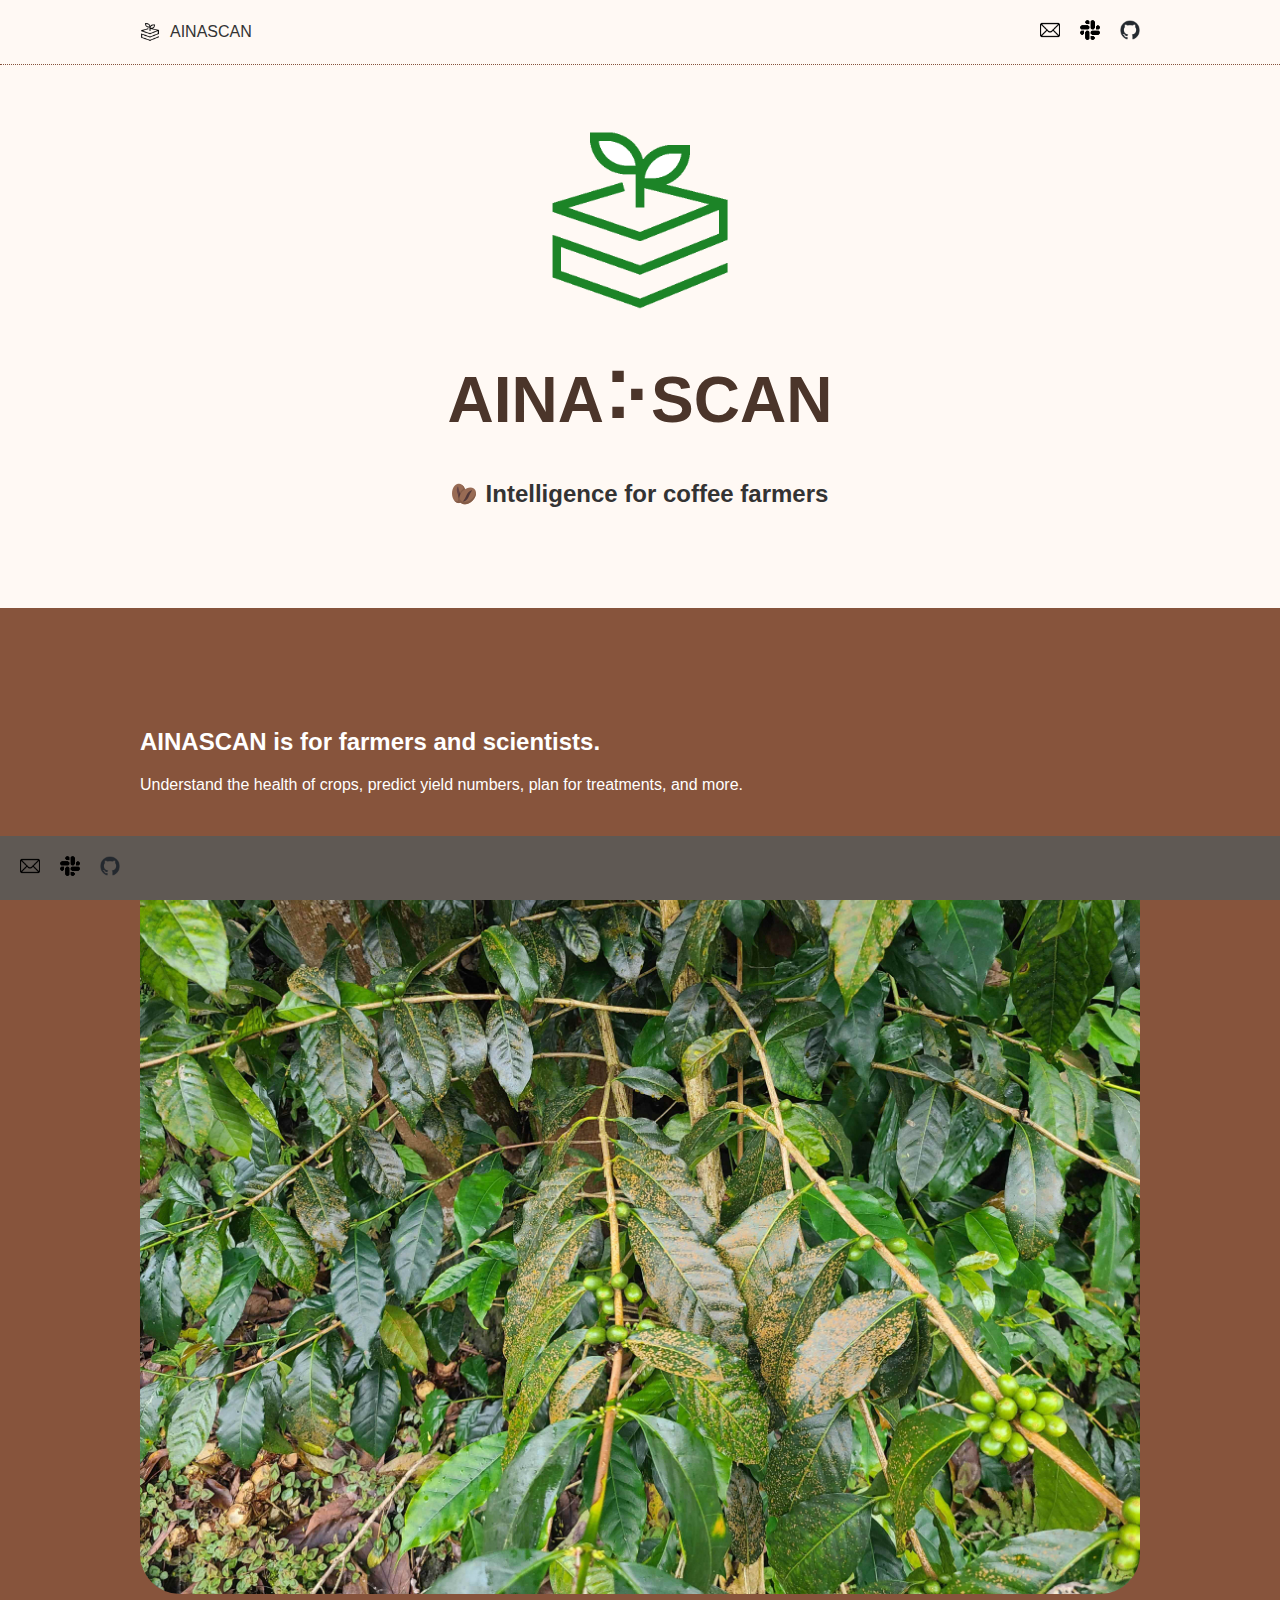
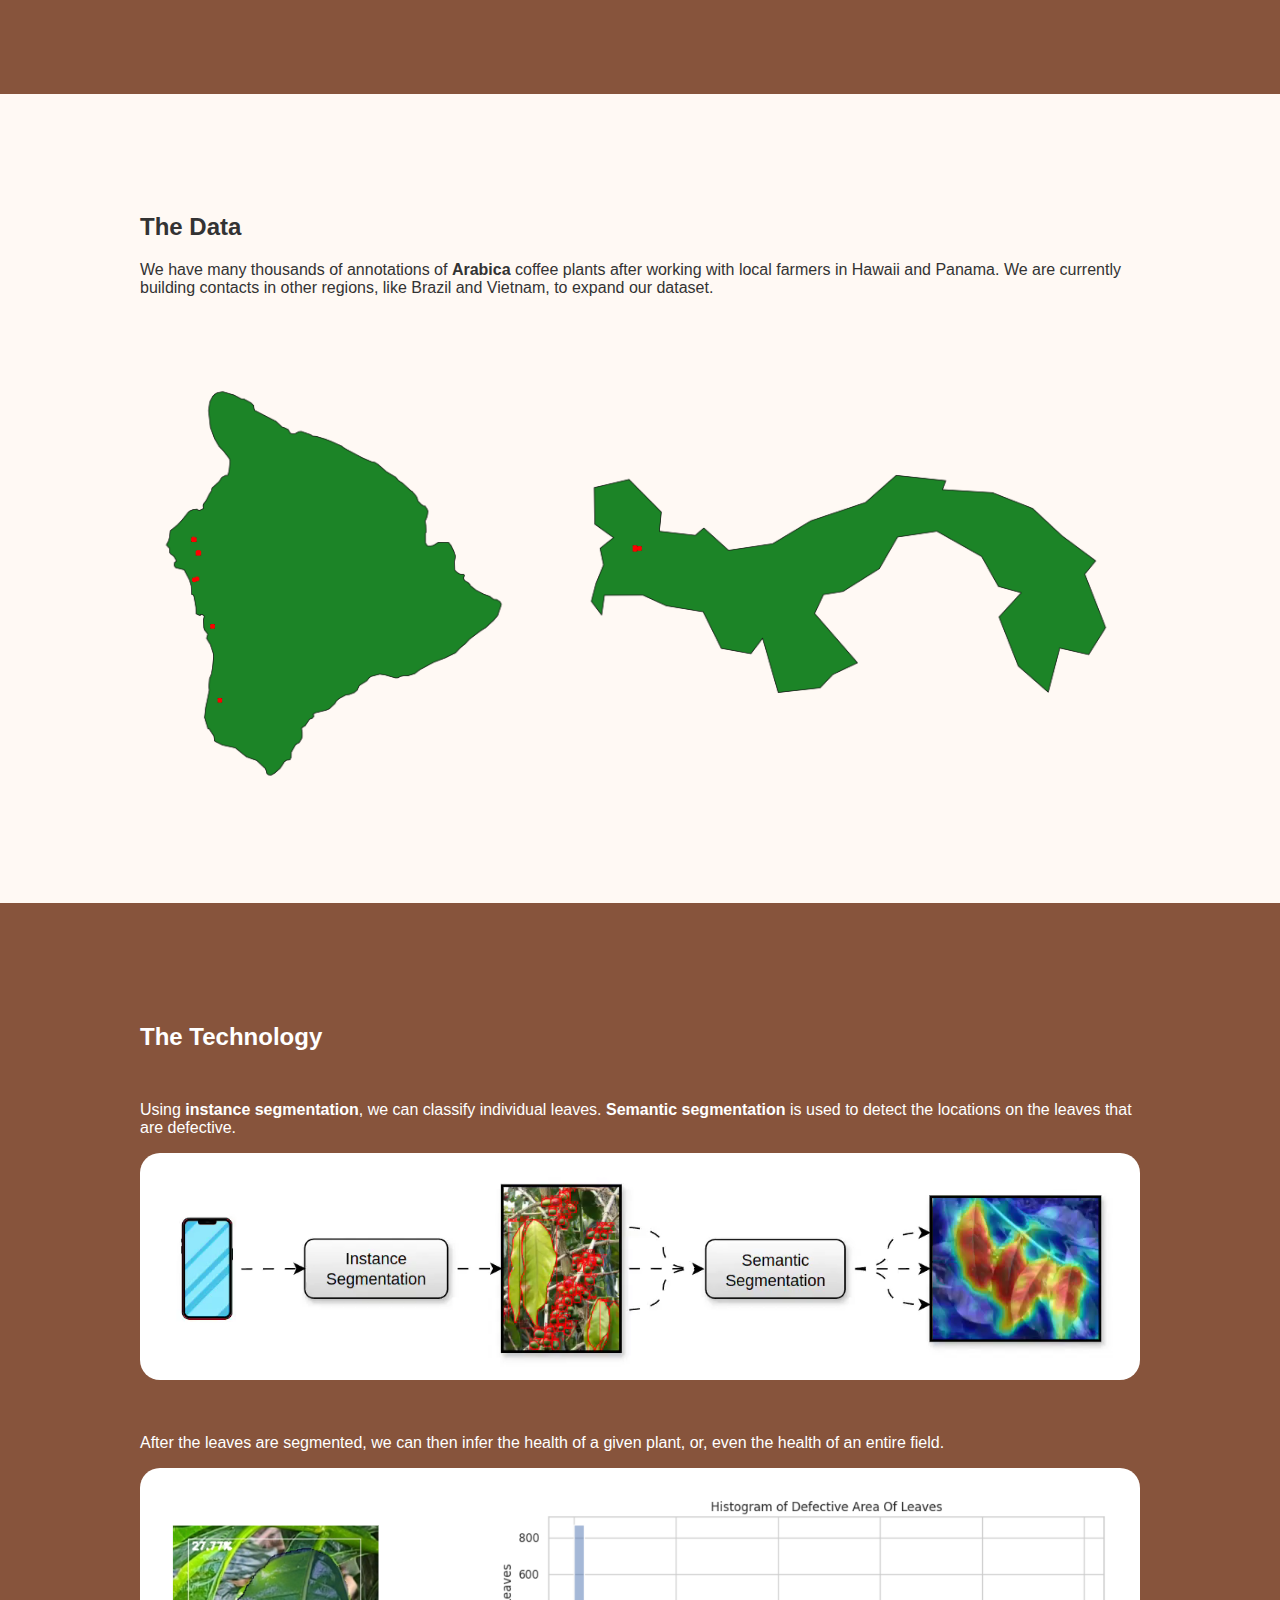
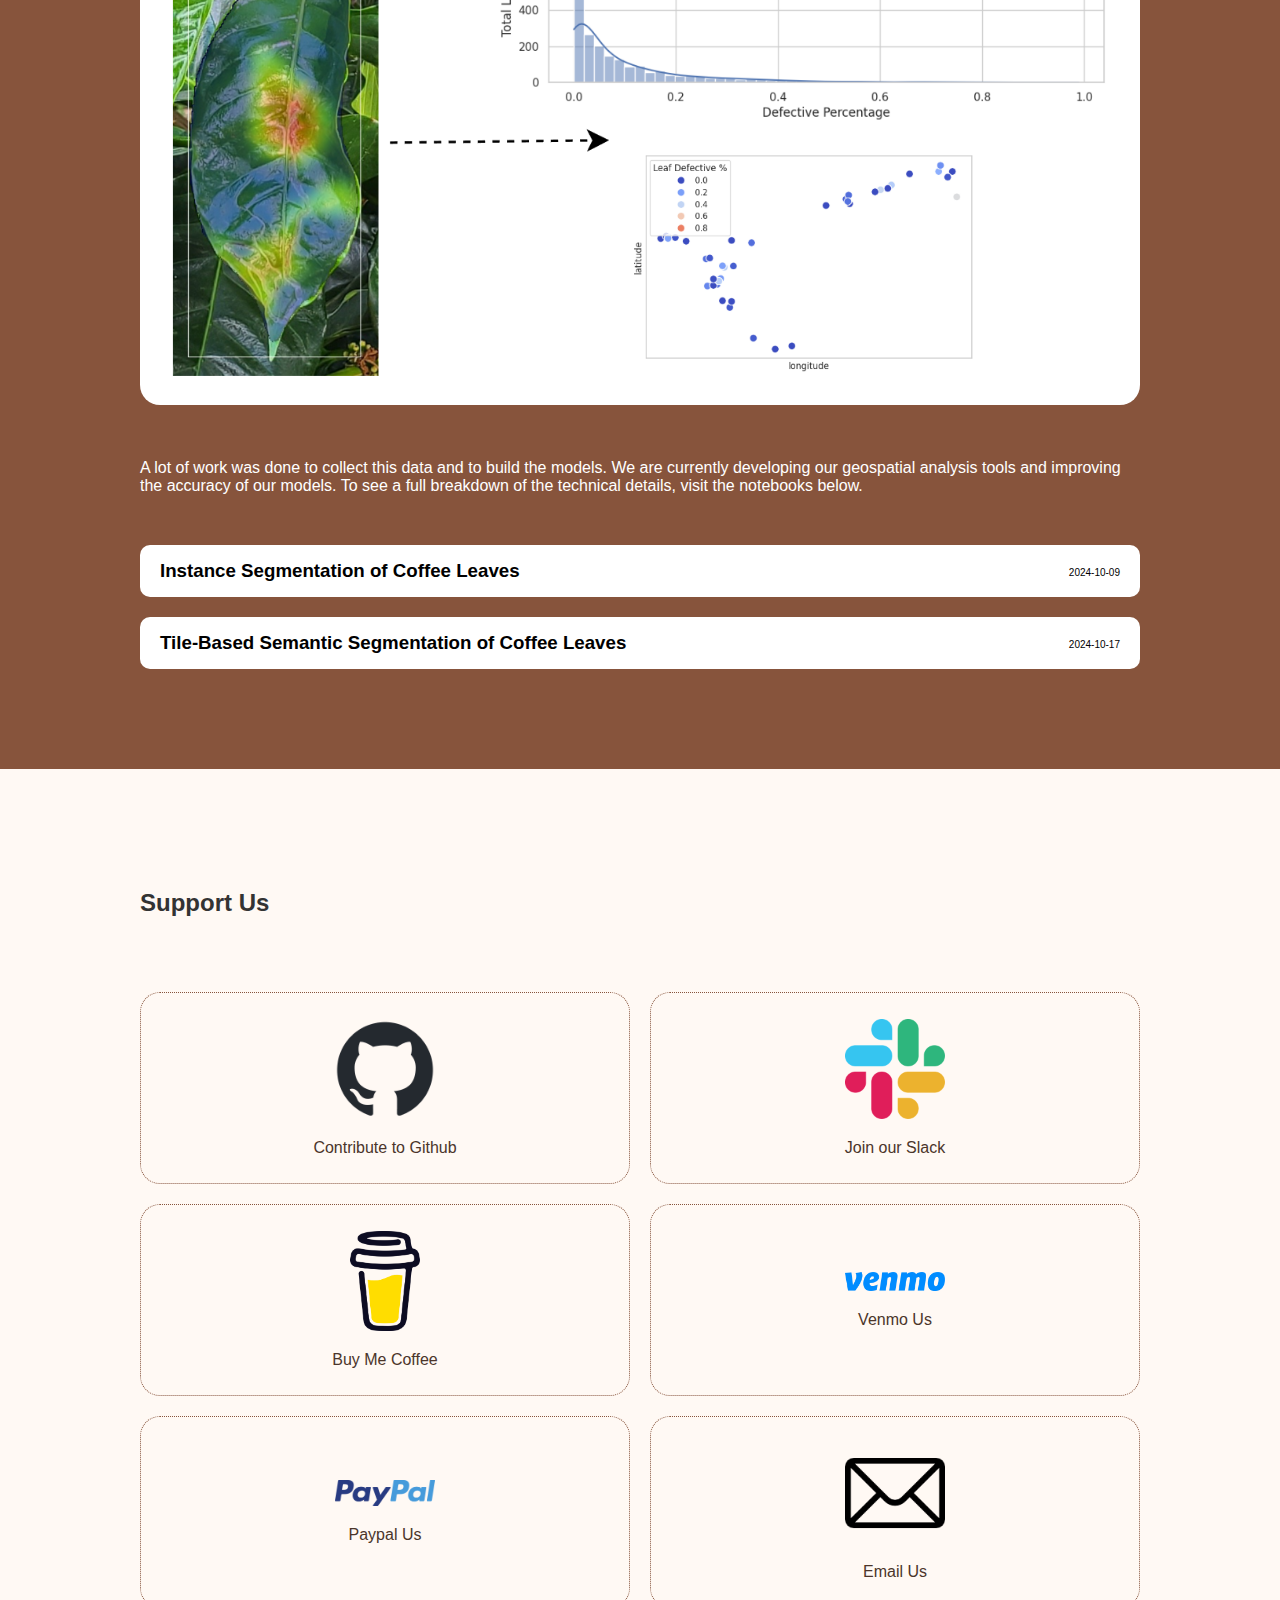
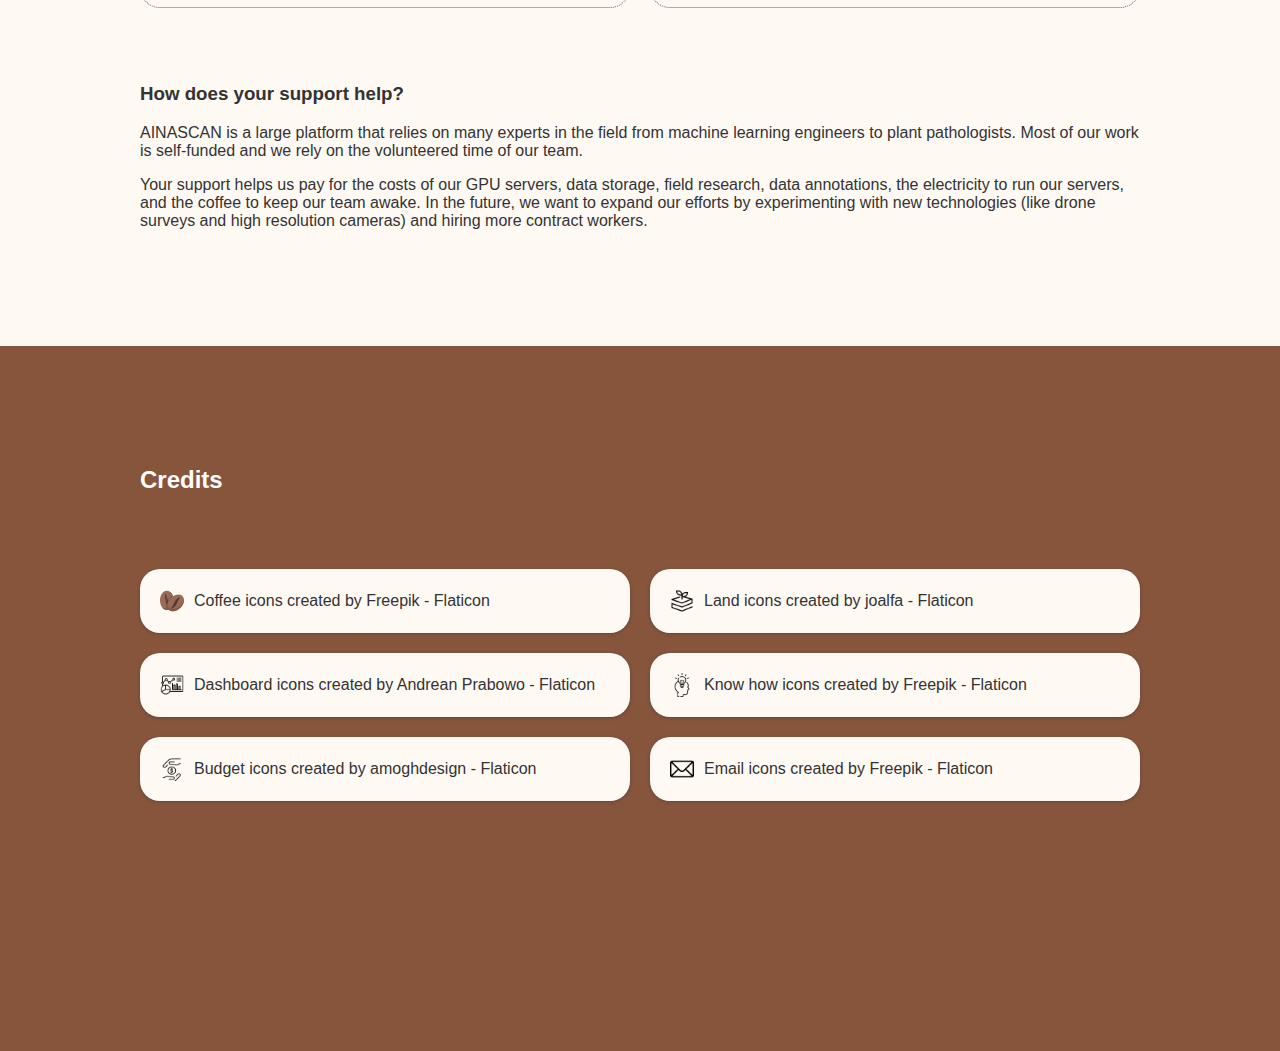
<file: index.html>
<!DOCTYPE html>
<html lang="en">
    <head>
        <meta charset="UTF-8">
        <meta name="viewport" content="width=device-width,initial-scale=1">

        <meta http-equiv="Content-Security-Policy" content="default-src 'self'">
        <meta name="description" content="Ainascan is an intelligent software for coffee farmers using artifical intelligence and machine learning">
        <meta name="robots" content="index,follow">
        <meta name="googlebot" content="index,follow">
        <meta name="rating" content="General">
        <meta name="format-detection" content="telephone=no">

        <title>Ainascan</title>

        <link rel="icon" href="images/ainascan_transparent_green_64x64.png" type="image/png">

        <!-- Styles -->
        <link rel="stylesheet" href="styles/index.css">
        <link rel="stylesheet" href="styles/sections.css">
        <link rel="stylesheet" href="styles/blog.css">
        <link rel="stylesheet" href="styles/credit.css">
    </head>
    <body>
        <nav>
            <div class="nav">
                <a class="nav__left" href="/">
                    <img src="images/ainascan_transparent_64x64.png">
                    AINASCAN
                </a>
                <div class="nav__right">
                    <div class="nav__links">
                        <a href="mailto:ainascan123@gmail.com">
                            <img class="email-logo" src="images/mail.png" alt="email" />
                        </a>
                        <a href="https://ainascan.slack.com" target="_blank" rel="noopener noreferrer">
                            <img class="slack-logo" src="images/slack.png" alt="slack" />
                        </a>
                        <a href="https://github.com/ainascan" target="_blank" rel="noopener noreferrer">
                            <img class="github-logo" src="images/github-mark.png" alt="github" />
                        </a>
                    </div>
                </div>
            </div>
        </nav>
        <header>
            <div class="title-image">
                <img src="images/ainascan_website_512x512.png" alt="logo" loading="eager" />
            </div>
            
            <h1 class="title">AINA⠕SCAN</h1>
            <h2 class="subtitle">
                <img src="images/coffee-beans.png" alt="coffee beans" />
                Intelligence for coffee farmers
            </h2>
        </header>
        <main>
            <section class="s1">
                <div class="s1__content">
                    <div class="s1__title">
                        <h2>AINASCAN is for farmers and scientists.</h2>
                        <p>
                            Understand the health of crops, predict yield numbers, plan for
                            treatments, and more.
                        </p>
                    </div>
                    <div class="s1__blocks">
                        <img class="s1__inference__image" src="images/example_photo.jpg" alt="example" />
                        <img class="s1__inference__overlay" src="images/example_inferenced.jpg" alt="overlay" />
                    </div>
                </div>
            </section>
            <section class="s2">
                <div class="s2__content">
                    <div class="s2__title">
                        <h2>The Data</h2>
                        <p>
                            We have many thousands of annotations of <b>Arabica</b> coffee plants after working with local farmers
                            in Hawaii and Panama. We are currently building contacts in other regions, like Brazil and Vietnam,
                            to expand our dataset.
                        </p>
                    </div>
                    <div class="s2__blocks">
                        <div class="s2__block">
                            <img class="s2__image" src="images/hawaii_geo_locations.png" alt="hawaii" />
                        </div>
                        <div class="s2__block">
                            <img class="s2__image" src="images/panama_geo_locations.png" alt="panama" />
                        </div>
                    </div>
                </div>
            </section>
            <section class="s3">
                <div class="s3__content">
                    <div class="s3__title">
                        <h2>The Technology</h2>
                    </div>
                    <div class="s3__blocks">
                        <div class="s3__block">
                            <p>
                                Using <b>instance segmentation</b>, we can classify individual leaves.
                                <b>Semantic segmentation</b> is used to detect the locations on the leaves that are defective.
                            </p>
                            <video class="s3__video" loop muted autoplay src="images/technology.mp4"></video>
                        </div>
                        <div class="s3__block">
                            <p>
                                After the leaves are segmented, we can then infer the health of a given plant, or, even
                                the health of an entire field.
                            </p>
                            <img class="s3__image" src="images/leaf_to_graph.png" alt="leaf to graph" />
                        </div>
                        <div class="s3__block">
                            <p>
                                A lot of work was done to collect this data and to build the models. We are currently
                                developing our geospatial analysis tools and improving the accuracy of our models.
                                To see a full breakdown of the technical details, visit the notebooks below.
                            </p>
                        </div>
                        <div class="s3__block">
                            <a class="s3__notebook" href="blogs/instance-segmentation.html">
                                <h3>Instance Segmentation of Coffee Leaves</h3>
                                <span>2024-10-09</span>
                            </a>
                            <a class="s3__notebook" href="blogs/semantic-segmentation.html">
                                <h3>Tile-Based Semantic Segmentation of Coffee Leaves</h3>
                                <span>2024-10-17</span>
                            </a>
                        </div>
                    </div>
                </div>
            </section>
            <section class="s4">
                <div class="s4__content">
                    <h2 id="support">Support Us</h2>
                    <div class="s4__blocks">
                        <a class="s4__block" href="https://github.com/ainascan" target="_blank" rel="noopener noreferrer">
                            <img src="images/github-mark.png" alt="github" />
                            <p>Contribute to Github</p>
                        </a>
                        <a class="s4__block" href="https://ainascan.slack.com" target="_blank" rel="noopener noreferrer">
                            <img src="images/slack-color.png" alt="slack" />
                            <p>Join our Slack</p>
                        </a>
                        <a class="s4__block" href="https://buymeacoffee.com/ainascan" target="_blank" rel="noopener noreferrer">
                            <img src="images/bmc-logo.png" alt="buymecoffee" />
                            <p>Buy Me Coffee</p>
                        </a>
                        <a class="s4__block" href="https://www.venmo.com/jackmead515" target="_blank" rel="noopener noreferrer">
                            <img src="images/venmo-logo.png" alt="venmo" class="s4__block--venmo" />
                            <p>Venmo Us</p>
                        </a>
                        <a class="s4__block" href="https://www.paypal.com/paypalme/selfpengineer?country.x=US&locale.x=en_US" target="_blank" rel="noopener noreferrer">
                            <img src="images/paypal-logo.png" alt="paypal" />
                            <p>Paypal Us</p>
                        </a>
                        <a class="s4__block" href="mailto:ainascan123@gmail.com">
                            <img src="images/mail.png" alt="email" />
                            <p>Email Us</p>
                        </a>
                    </div>
                    <div class="s4__support">
                        <h3>How does your support help?</h3>
                        <p>
                            AINASCAN is a large platform that relies on many experts in the field from machine learning engineers to plant pathologists.
                            Most of our work is self-funded and we rely on the volunteered time of our team.
                        </p>
                        <p>
                            Your support helps us pay for the costs of our GPU servers, data storage, field research, data annotations, 
                            the electricity to run our servers, and the coffee to keep our team awake. In the future, we want to expand 
                            our efforts by experimenting with new technologies (like drone surveys and high resolution cameras) 
                            and hiring more contract workers.
                        </p>
                    </div>
                </div>
            </section>
            <section class="s5">
                <div class="s5__content">
                    <h2 id="credits">Credits</h2>
                    <div class="credits">
                        <a class="credit" href="https://www.flaticon.com/free-icons/coffee" title="coffee icons">
                            <img src="images/coffee-beans.png" alt="coffee beans" />
                            Coffee icons created by Freepik - Flaticon
                        </a>
                        <a class="credit" ref="https://www.flaticon.com/free-icons/land" title="land icons">
                            <img src="images/ainascan_transparent_64x64.png">
                            Land icons created by joalfa - Flaticon
                        </a>
                        <a class="credit" href="https://www.flaticon.com/free-icons/dashboard" title="dashboard icons">
                            <img src="images/dashboard.png" alt="dashboard" />
                            Dashboard icons created by Andrean Prabowo - Flaticon
                        </a>
                        <a class="credit" href="https://www.flaticon.com/free-icons/know-how" title="know how icons">
                            <img src="images/think.png" alt="think" />
                            Know how icons created by Freepik - Flaticon
                        </a>

                        
                        <a class="credit" href="https://www.flaticon.com/free-icons/budget" title="budget icons">
                            <img src="images/accessible.png" alt="accessible" />
                            Budget icons created by amoghdesign - Flaticon
                        </a>

                        <a class="credit" href="https://www.flaticon.com/free-icons/email" title="email icons">
                            <img src="images/mail.png" alt="email" />
                            Email icons created by Freepik - Flaticon
                        </a>
                    </div>
                </div>
            </section>
        </main>
        <footer>
            <div class="footer__logos">
                <a href="mailto:ainascan123@gmail.com">
                    <img class="email-logo" src="images/mail.png" alt="email" />
                </a>
                <a href="https://ainascan.slack.com" target="_blank" rel="noopener noreferrer">
                    <img class="slack-logo" src="images/slack.png" alt="slack" />
                </a>
                <a href="https://github.com/ainascan" target="_blank" rel="noopener noreferrer">
                    <img class="github-logo" src="images/github-mark.png" alt="github" />
                </a>
            </div>
            <div>
            </div>
        </footer>
    </body>
</html>
</file>
<file: styles/index.css>
:root {
    --color-txt-primary: #4b352a;
    --color-txt-secondary: #333;
    --color-txt-offset: #fff;
    --color-btn-primary: #87543c;
    --color-logo: #1c8427;
    --color-background: #fff9f4;
    --color-footer: #5f5954;
}

html {
    font-family: Arial, Helvetica, sans-serif;
    padding: 0;
    margin: 0;
}

body {
    color: var(--color-txt-secondary);
    background-color: var(--color-background);
    padding: 0;
    margin: 0;
}

h1 {
    color: var(--color-txt-primary);
}

nav {
    padding: 20px;
    box-sizing: border-box;
    position: fixed;
    top: 0;
    left: 0;
    width: 100%;
    margin: 0 auto;
    display: flex;
    align-items: center;
    justify-content: center;
    background-color: var(--color-background);
    z-index: 2;
    border-bottom: 1px dotted var(--color-btn-primary);
}

.nav {
    width: 100%;
    max-width: 1000px;
    display: flex;
    justify-content: space-between;
    align-items: center;
}

.nav__left {
    display: flex;
    align-items: center;
    justify-content: center;
    color: var(--color-txt-secondary);
    font-style: normal;
    text-decoration: none;
}

.nav__left > img {
    width: 20px;
    height: 20px;
    margin-right: 10px;
}

.nav__right {
    display: flex;
    align-items: center;
    justify-content: center;
    gap: 20px;
}

.nav__links {
    display: flex;
    align-items: center;
    justify-content: center;
    gap: 20px;
}

.nav__links > a {
    color: var(--color-txt-secondary);
    font-style: normal;
    text-decoration: none;
}

.github-logo, .slack-logo, .email-logo {
    width: 20px;
    height: 20px;
}

header {
    max-width: 1000px;
    margin: 0 auto;
}

footer {
    background-color: var(--color-footer);
    color: var(--color-txt-offset);
    position: fixed;
    bottom: 0;
    left: 0;
    width: 100%;
    padding: 20px;
    box-sizing: border-box;
    display: flex;
    justify-content: space-between;
    align-items: center;
}

main {
    margin-top: 100px;
}

.title-image {
    margin-top: 120px;
    display: flex;
    align-items: center;
    justify-content: center;
}

.title-image > img {
    width: 200px;
    height: 200px;
}

.title {
    text-align: center;
    font-size: clamp(3em, 10vw, 4em);
    text-wrap: nowrap;
}

.subtitle {
    text-align: center;
    display: flex;
    align-items: center;
    justify-content: center;
    gap: 10px;
}

/* .subtitle > img {
    #margin-right: 10px;
} */

.footer__logos {
    display: flex;
    align-items: center;
    justify-content: center;
    gap: 20px;
}

.footer__logos > a > img {
    width: 20px;
    height: 20px;
}

/* media screen */
@media screen and (max-width: 650px) {
    .subtitle {
        font-size: 1em;
        margin: 20px;
    }
}
</file>
<file: styles/sections.css>
.s1, .s2, .s3, .s4, .s5 {
    width: 100%;
    box-sizing: border-box;
    min-height: 400px;
    padding: 20px;
    padding-top: 100px;
    padding-bottom: 100px;
}

.s1, .s3, .s5 {
    color: var(--color-txt-offset);
    background-color: var(--color-btn-primary);
}


.s1__title {
    max-width: 1000px;
    margin: 0 auto;
    margin-bottom: 50px;
}

.s1__blocks {
    position: relative;
    max-width: 1000px;
    margin: 0 auto;
    display: flex;
    align-items: center;
    justify-content: center;
    gap: 30px;
    height: 100%;
    border-radius: 40px;
    overflow: hidden;
}

.s1__inference__image {
    max-width: 100%;
    width: 100%;
    height: 100%;
    object-fit: cover;
}

.s1__inference__overlay {
    max-width: 100%;
    width: 100%;
    height: 100%;
    object-fit: cover;
    position: absolute;
    top: 0;
    opacity: 0.0;
    animation: dissolve ease-in-out 3s infinite;
}

.s1__inference__overlay:hover {
    opacity: 1.0;
    animation: none;
}

.s2__content {
    display: grid;
    grid-template-rows: auto 1fr;
}

.s2__title, .s3__title {
    max-width: 1000px;
    margin: 0 auto;
    width: 100%;
    margin-bottom: 50px;
}

.s2__blocks {
    display: flex;
    justify-content: center;
    align-items: center;
    gap: 30px;
    margin: 0 auto;
    height: 100%;
    max-width: 1000px;
}

.s2__block {
    display: flex;
    flex-direction: column;
    justify-content: center;
    align-items: center;
}

.s2__image {
    width: 100%;
    height: 100%;
    object-fit: cover;
    transition: transform 0.3s;
}

.s3__video {
    width: 100%;
    height: 100%;
    border-radius: 20px;
}

.s3__blocks {
    margin: 0 auto;
    height: 100%;
    max-width: 1000px;
}

.s3__block {
    margin-top: 50px;
}

.s3__image {
    max-width: 100%;
    border-radius: 20px;
}

.s3__notebook {
    display: flex;
    align-items: center;
    justify-content: space-between;
    gap: 16px;
    font-style: normal;
    text-decoration: none;
    color: #000;
    background-color: white;
    position: relative;
    box-sizing: border-box;
    padding: 15px 20px;
    border-radius: 10px;
    margin-top: 20px;
    transition: transform 0.2s;
}

.s3__notebook:hover {
    transform: scale(1.01);
}

.s3__notebook > h3 {
    margin: 0px;
}

.s3__notebook > span {
    display: flex;
    align-items: center;
    gap: 10px;
    font-variant: all-small-caps;
    font-size: 14px;
}

.s4__content {
    max-width: 1000px;
    margin: 0 auto;
}

.s4__blocks {
    display: grid;
    grid-template-columns: 1fr 1fr;
    gap: 20px;
    margin-top: 75px;
}

.s4__block {
    border: 1px dotted var(--color-btn-primary);
    padding: 20px;
    height: 150px;
    border-radius: 20px;
    transition: transform 0.2s;
    display: flex;
    flex-direction: column;
    justify-content: center;
    align-items: center;
    gap: 20px;
    transition: transform 0.2s;
    text-decoration: none;
    color: var(--color-txt-primary);
    font-style: normal;
}

.s4__block:hover {
    transform: scale(1.01);
}

.s4__block > p {
    padding: 0px;
    margin: 0px;
}

.s4__block > img {
    max-width: 100px;
    max-height: 100px;
}

.s4__support {
    margin-top: 75px;
}

.s5__content {
    max-width: 1000px;
    margin: 0 auto;
    padding-bottom: 150px;
}

.s5__blocks {
    margin-top: 75px;
}

@keyframes dissolve {
    0% {
        opacity: 0.0;
    }
    50% {
        opacity: 1.0;
    }
    100% {
        opacity: 0.0;
    }
}

/* media screen */
@media screen and (max-width: 650px) {

    .s4__blocks {
        grid-template-columns: 1fr;
    }

    .s2__blocks {
        flex-wrap: wrap;
    }

}
</file>
<file: styles/blog.css>
.blogs {
    display: flex;
    flex-direction: column;
    gap: 20px;
    margin-top: 100px;
}

.blog {
    box-sizing: border-box;
    display: flex;
    flex-direction: column;
    background-color: var(--color-background);
    color: var(--color-txt-secondary);
    border-radius: 20px;
    padding: 20px;
    font-style: normal;
    text-decoration: none;
    position: relative;
    transition: transform 0.2s;
    box-shadow: rgba(60, 64, 67, 0.3) 0px 1px 2px 0px, rgba(60, 64, 67, 0.15) 0px 1px 3px 1px;
}

.blog:hover {
    transform: scale(1.01);
}

.blog__title {
    font-size: 1.5em;
    padding: 0px;
    margin: 0px;
}

.blog__date {
    font-variant: all-petite-caps;
    font-size: 0.8em;
    margin-bottom: 10px;
    letter-spacing: 0.1em;
    color: gray;
}

.blog__description {
    
}
</file>
<file: styles/credit.css>
.credits {
    display: grid;
    grid-template-columns: 1fr 1fr;
    gap: 20px;
    margin-top: 75px;
}

.credit {
    display: flex;
    background-color: var(--color-background);
    color: var(--color-txt-secondary);
    border-radius: 20px;
    padding: 20px;
    gap: 10px;
    align-items: center;
    font-style: normal;
    text-decoration: none;
    transition: transform 0.2s;
    box-sizing: border-box;
    box-shadow: rgba(60, 64, 67, 0.3) 0px 1px 2px 0px, rgba(60, 64, 67, 0.15) 0px 1px 3px 1px;
}

.credit > img {
    width: 24px;
    height: 24px;
}

.credit:hover {
    transform: scale(1.01);
}

.credit__title {
    font-size: 1.5em;
    padding: 0px;
    margin: 0px;
}

@media screen and (max-width: 650px) {
    .credits {
        grid-template-columns: 1fr;
    }
}
</file>
